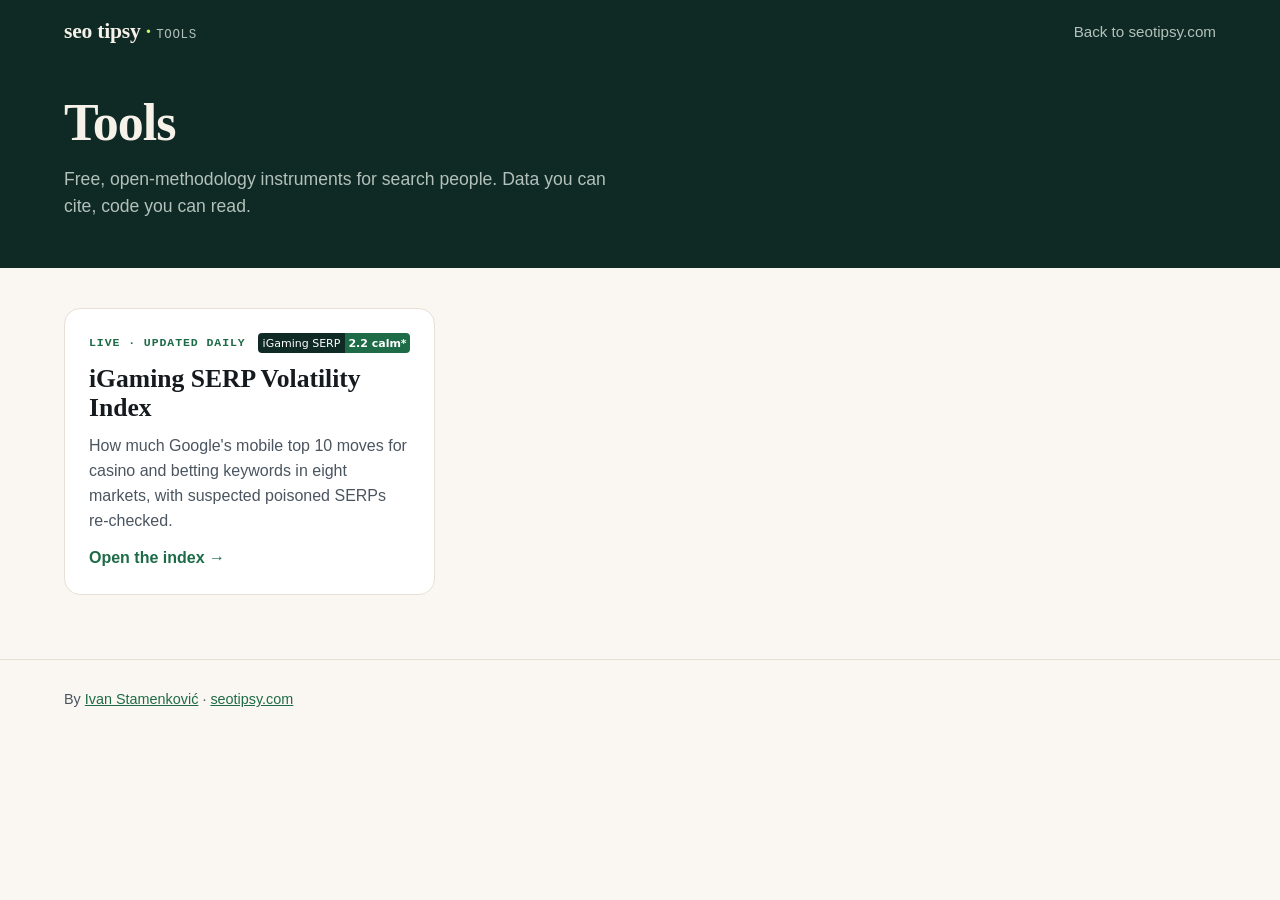
<file: site/index.html>
<!doctype html>
<html lang="en">
<head>
<meta charset="utf-8">
<meta name="viewport" content="width=device-width, initial-scale=1">
<title>Tools · SEO Tipsy</title>
<meta name="description" content="Free, open-methodology SEO instruments by SEO Tipsy, starting with the iGaming SERP Volatility Index.">
<link rel="canonical" href="https://tools.seotipsy.com/">
<link rel="icon" href="favicon.svg" type="image/svg+xml">
<meta name="theme-color" content="#0f2a24">
<link rel="stylesheet" href="igaming-serp-volatility/assets/style.css?v=2">
</head>
<body>
<header class="top">
  <div class="wrap top__in">
    <a class="brand" href="./">seo tipsy <span class="brand__dot">·</span> <span class="brand__tag">TOOLS</span></a>
    <nav class="top__nav" aria-label="Main"><a href="https://seotipsy.com/">Back to seotipsy.com</a></nav>
  </div>
</header>
<section class="hero page-hero">
  <div class="wrap">
    <h1>Tools</h1>
    <p class="lede" style="margin-top:12px">Free, open-methodology instruments for search people. Data you can cite, code you can read.</p>
  </div>
</section>
<main class="wrap">
  <div class="tools">
    <a class="tool" href="igaming-serp-volatility/">
      <span style="display:flex;justify-content:space-between;align-items:center;gap:12px">
        <span class="label">Live · updated daily</span>
        <img src="igaming-serp-volatility/badge/global.svg" alt="" height="20">
      </span>
      <h2>iGaming SERP Volatility Index</h2>
      <p>How much Google's mobile top 10 moves for casino and betting keywords in eight markets, with suspected poisoned SERPs re-checked.</p>
      <span style="font-weight:600;color:var(--accent)">Open the index →</span>
    </a>
  </div>
</main>
<footer class="foot">
  <div class="foot__in" style="max-width:1200px;margin:0 auto"><span>By <a href="https://seotipsy.com/about/">Ivan Stamenković</a> · <a href="https://seotipsy.com/">seotipsy.com</a></span></div>
</footer>
</body>
</html>
</file>
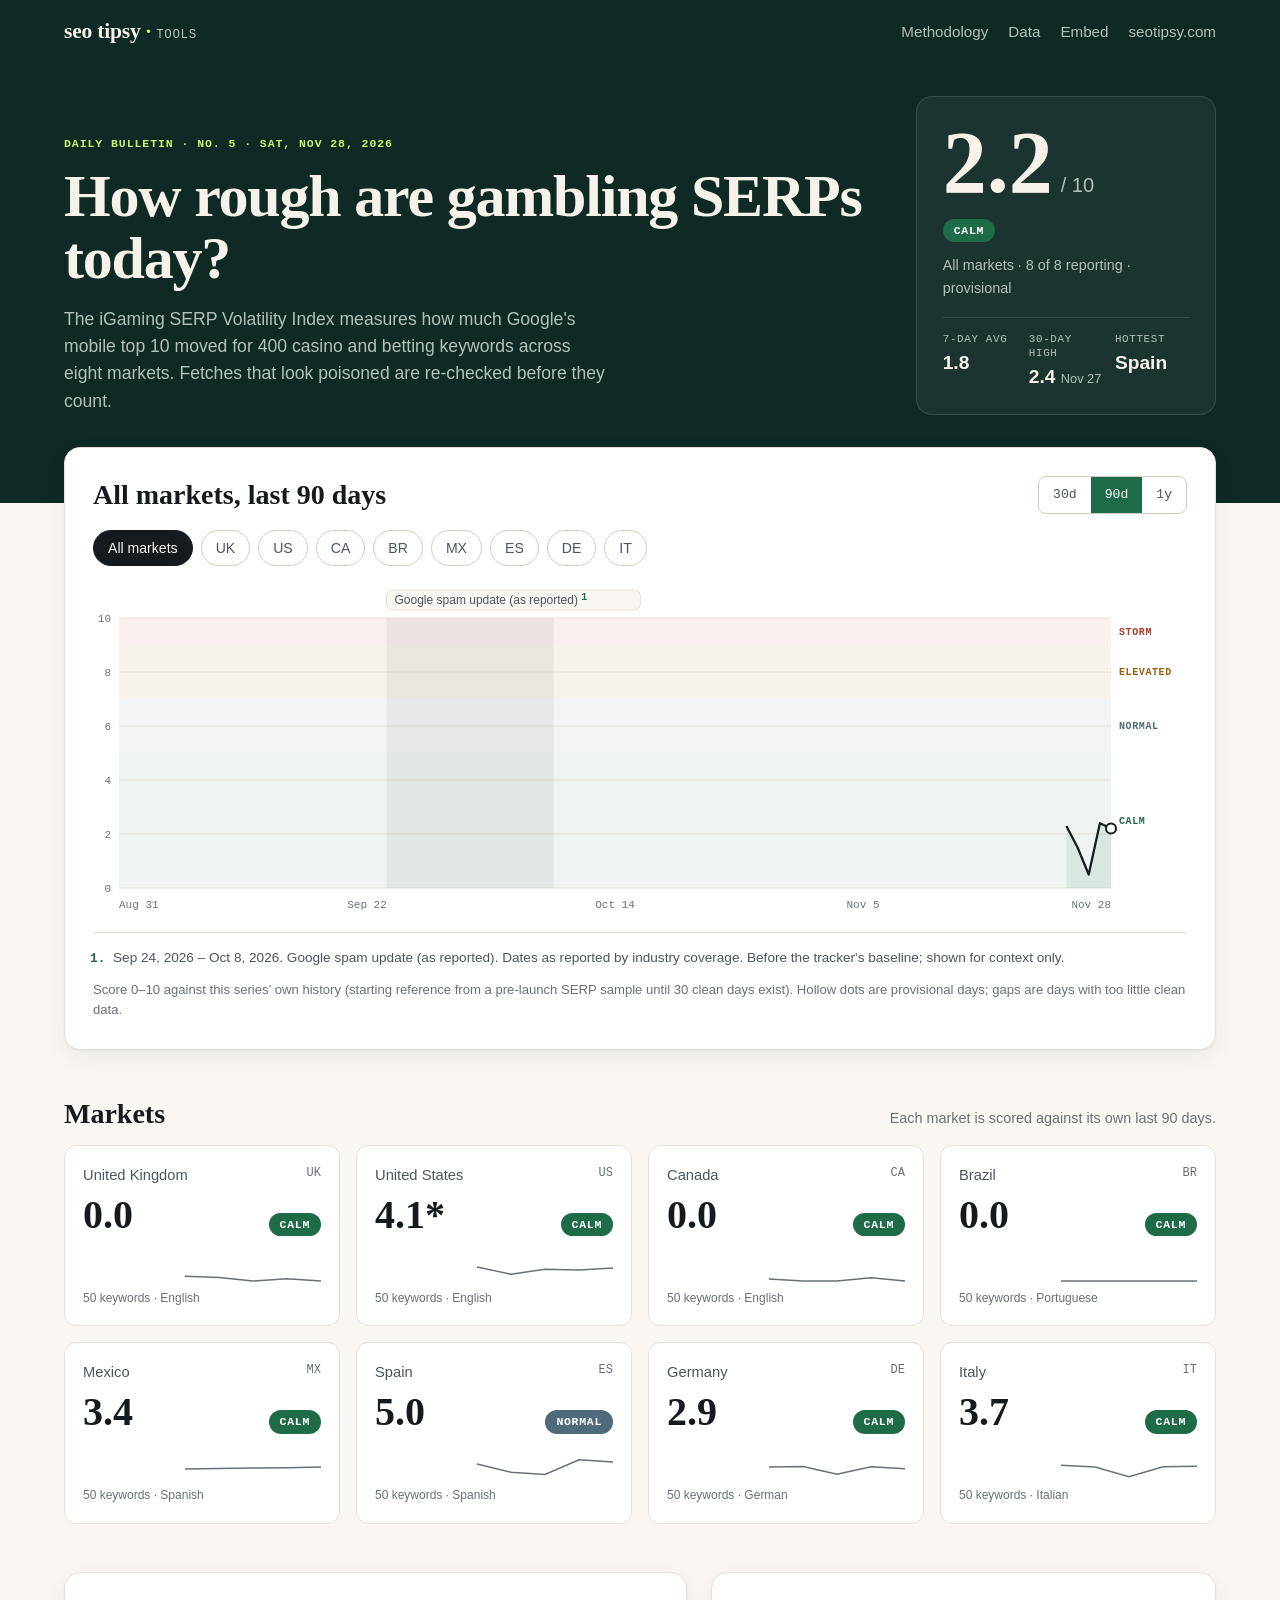
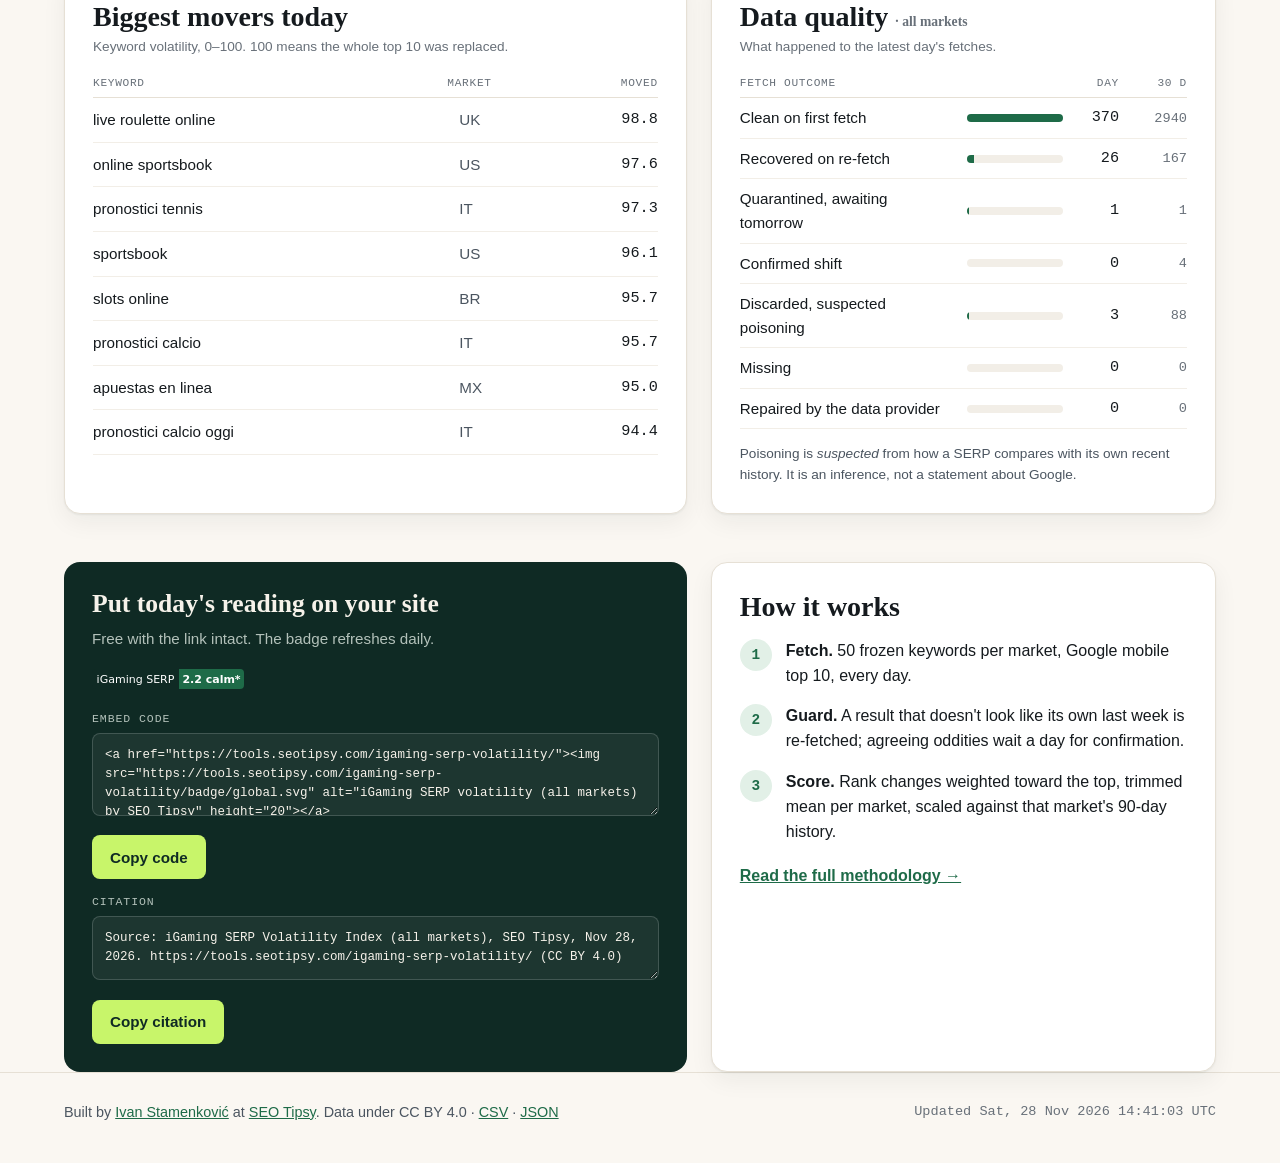
<file: site/igaming-serp-volatility/index.html>
<!doctype html>
<html lang="en">
<head>
<meta charset="utf-8">
<meta name="viewport" content="width=device-width, initial-scale=1">
<title>iGaming SERP Volatility Index · SEO Tipsy Tools</title>
<meta name="description" content="Daily Google mobile top-10 volatility for 400 casino and sports betting keywords across eight markets, with suspected poisoned results re-checked. Free embeddable badge and open data.">
<link rel="canonical" href="https://tools.seotipsy.com/igaming-serp-volatility/">
<link rel="icon" href="favicon.svg" type="image/svg+xml">
<meta property="og:title" content="iGaming SERP Volatility Index">
<meta property="og:description" content="How rough are gambling SERPs today? A daily index across eight markets.">
<meta property="og:type" content="website">
<meta property="og:url" content="https://tools.seotipsy.com/igaming-serp-volatility/">
<meta name="theme-color" content="#0f2a24">
<link rel="stylesheet" href="assets/style.css?v=2">
<script type="application/ld+json">
{"@context":"https://schema.org","@type":"Dataset","name":"iGaming SERP Volatility Index",
 "description":"Daily volatility of Google mobile top-10 organic results for a fixed basket of gambling keywords per market, after re-checking suspected poisoned SERPs.",
 "url":"https://tools.seotipsy.com/igaming-serp-volatility/","license":"https://creativecommons.org/licenses/by/4.0/",
 "creator":{"@type":"Person","name":"Ivan Stamenković","url":"https://seotipsy.com/about/"},
 "isAccessibleForFree":true,
 "distribution":[{"@type":"DataDownload","encodingFormat":"text/csv","contentUrl":"https://tools.seotipsy.com/igaming-serp-volatility/data/index.csv"},
                 {"@type":"DataDownload","encodingFormat":"application/json","contentUrl":"https://tools.seotipsy.com/igaming-serp-volatility/data/summary.json"}]}
</script>
</head>
<body>
<header class="top">
  <div class="wrap top__in">
    <a class="brand" href="../">seo tipsy <span class="brand__dot">·</span> <span class="brand__tag">TOOLS</span></a>
    <nav class="top__nav" aria-label="Main">
      <a href="methodology/">Methodology</a>
      <a href="data/index.csv">Data</a>
      <a href="#embed">Embed</a>
      <a href="https://seotipsy.com/">seotipsy.com</a>
    </nav>
  </div>
</header>

<section class="hero">
  <div class="wrap hero__in">
    <div class="hero__text">
      <p class="label" id="bulletin">Daily bulletin</p>
      <h1>How rough are gambling SERPs today?</h1>
      <p class="lede">The iGaming SERP Volatility Index measures how much Google's mobile top 10 moved for 400 casino and betting keywords across eight markets. Fetches that look poisoned are re-checked before they count.</p>
    </div>
    <div class="reading" aria-live="polite">
      <div class="reading__num"><b id="hero-num">–</b><span>/ 10</span></div>
      <div class="reading__row"><span class="chip" id="hero-band">loading</span><span id="hero-meta"></span></div>
      <div class="reading__stats">
        <div><p class="label">7-day avg</p><div id="stat-avg">–</div></div>
        <div><p class="label">30-day high</p><div id="stat-high">–</div></div>
        <div><p class="label">Hottest</p><div id="stat-hot">–</div></div>
      </div>
    </div>
  </div>
</section>

<main class="wrap">
  <section class="panel panel--lift" aria-labelledby="chart-title">
    <div class="panel__head">
      <h2 id="chart-title">All markets, last 90 days</h2>
      <div class="seg" role="tablist" aria-label="Time range">
        <button role="tab" data-range="30">30d</button>
        <button role="tab" data-range="90" aria-selected="true">90d</button>
        <button role="tab" data-range="365">1y</button>
      </div>
    </div>
    <div class="chips" id="series-chips" role="tablist" aria-label="Market"></div>
    <div class="chart" id="chart"></div>
    <ol class="notes" id="notes" hidden></ol>
    <p class="legend" id="legend"></p>
  </section>

  <section class="section" aria-labelledby="markets-title">
    <div class="section-head">
      <h2 id="markets-title">Markets</h2>
      <p>Each market is scored against its own last 90 days.</p>
    </div>
    <div class="grid" id="market-grid"></div>
  </section>

  <section class="section row">
    <div class="panel wide">
      <h2 class="h3">Biggest movers today</h2>
      <p class="muted small" style="margin:0 0 12px">Keyword volatility, 0–100. 100 means the whole top 10 was replaced.</p>
      <table class="movers">
        <thead><tr><th scope="col">Keyword</th><th scope="col">Market</th><th scope="col" class="num">Moved</th></tr></thead>
        <tbody id="movers"></tbody>
      </table>
    </div>
    <div class="panel">
      <h2 class="h3">Data quality <span class="muted small" id="quality-for"></span></h2>
      <p class="muted small" style="margin:0 0 12px">What happened to the latest day's fetches.</p>
      <ul class="quality" id="quality"></ul>
      <p class="caveat">Poisoning is <em>suspected</em> from how a SERP compares with its own recent history. It is an inference, not a statement about Google.</p>
    </div>
  </section>

  <section class="section row" id="embed">
    <div class="embed wide">
      <h2>Put today's reading on your site</h2>
      <p>Free with the link intact. The badge refreshes daily.</p>
      <div class="embed__preview" id="embed-preview"></div>
      <label class="label" for="embed-code">Embed code</label>
      <textarea id="embed-code" readonly rows="3" spellcheck="false"></textarea>
      <button class="btn-lime" id="copy-embed" type="button">Copy code</button>
      <label class="label" for="cite">Citation</label>
      <textarea id="cite" readonly rows="2" spellcheck="false"></textarea>
      <button class="btn-lime" id="copy-cite" type="button">Copy citation</button>
    </div>
    <div class="panel how">
      <h2 class="h3">How it works</h2>
      <ol>
        <li><span>1</span><div><strong>Fetch.</strong> 50 frozen keywords per market, Google mobile top 10, every day.</div></li>
        <li><span>2</span><div><strong>Guard.</strong> A result that doesn't look like its own last week is re-fetched; agreeing oddities wait a day for confirmation.</div></li>
        <li><span>3</span><div><strong>Score.</strong> Rank changes weighted toward the top, trimmed mean per market, scaled against that market's 90-day history.</div></li>
      </ol>
      <a class="more" href="methodology/">Read the full methodology →</a>
    </div>
  </section>
</main>

<footer class="foot">
  <div class="foot__in" style="max-width:1200px;margin:0 auto">
    <span>Built by <a href="https://seotipsy.com/about/">Ivan Stamenković</a> at <a href="https://seotipsy.com/">SEO Tipsy</a>. Data under CC BY 4.0 · <a href="data/index.csv">CSV</a> · <a href="data/summary.json">JSON</a></span>
    <span class="mono small muted" id="generated"></span>
  </div>
</footer>
<script src="assets/app.js?v=5" defer></script>
</body>
</html>
</file>
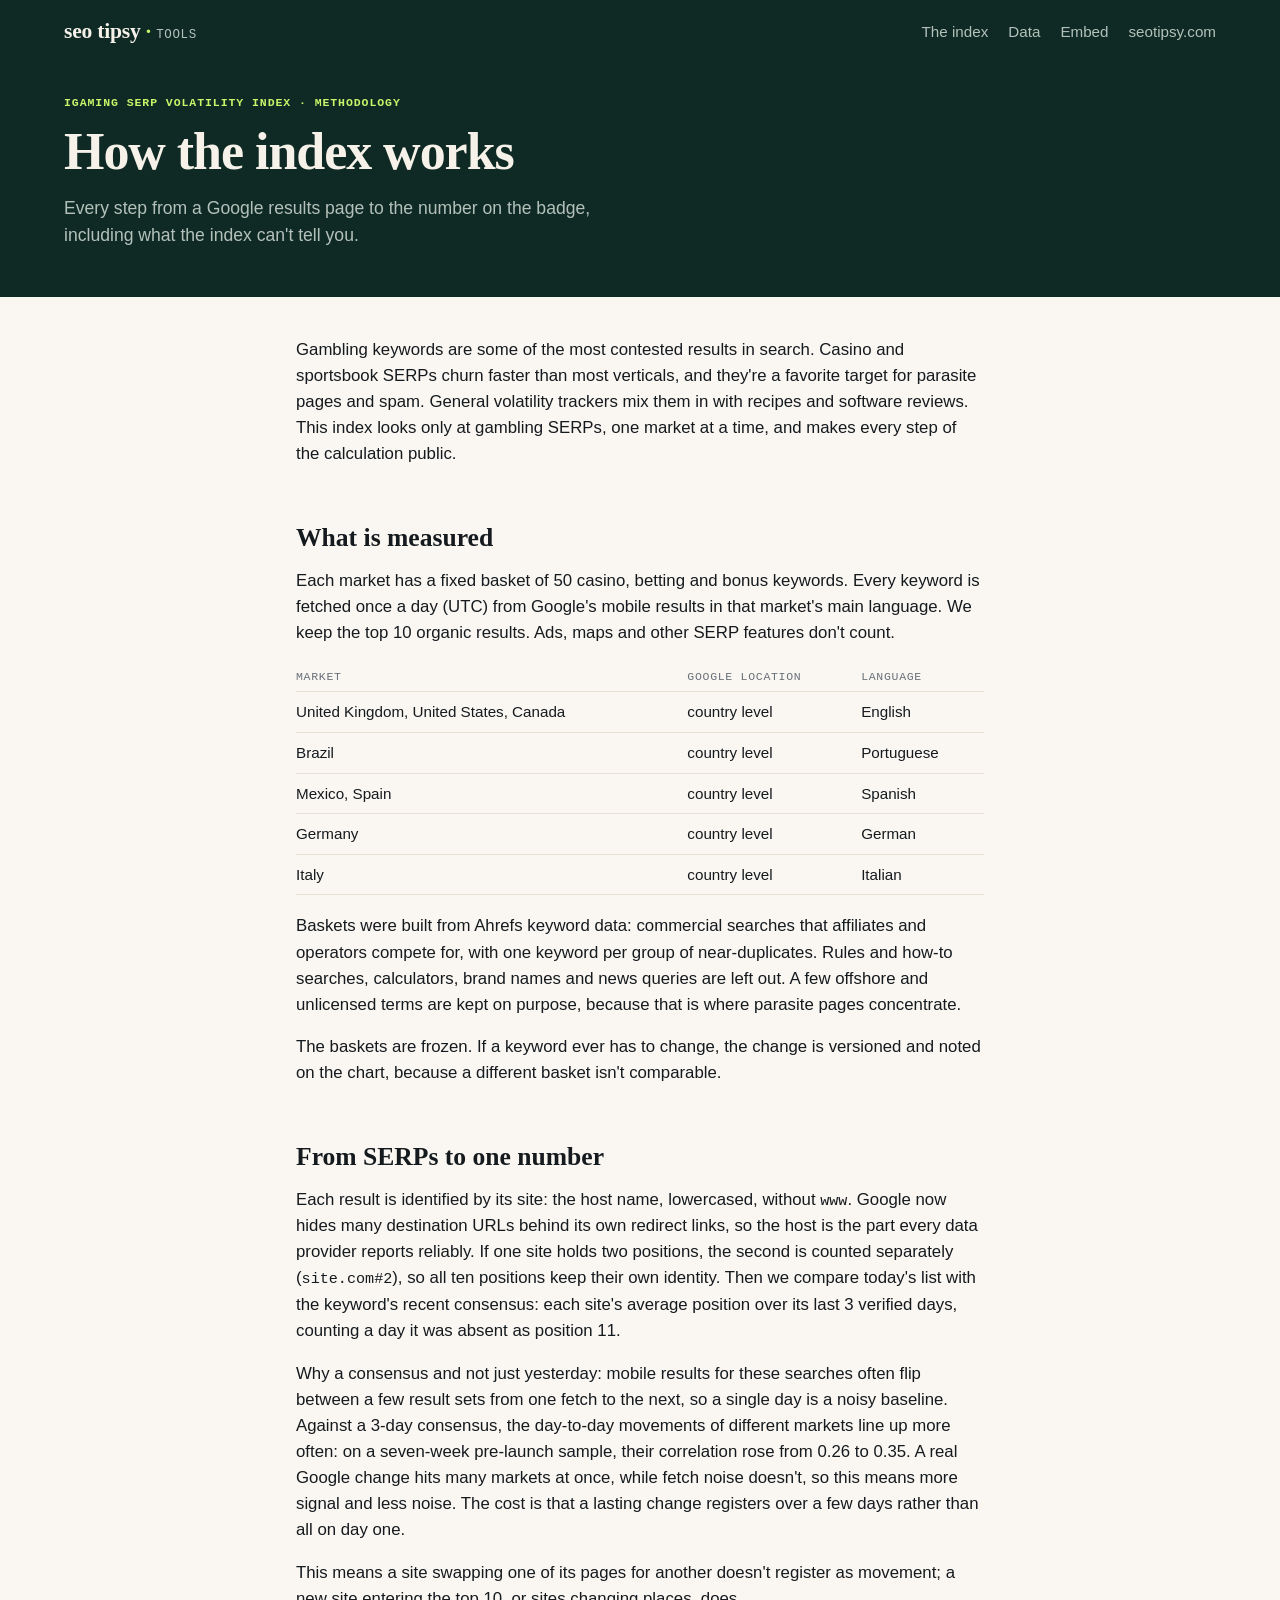
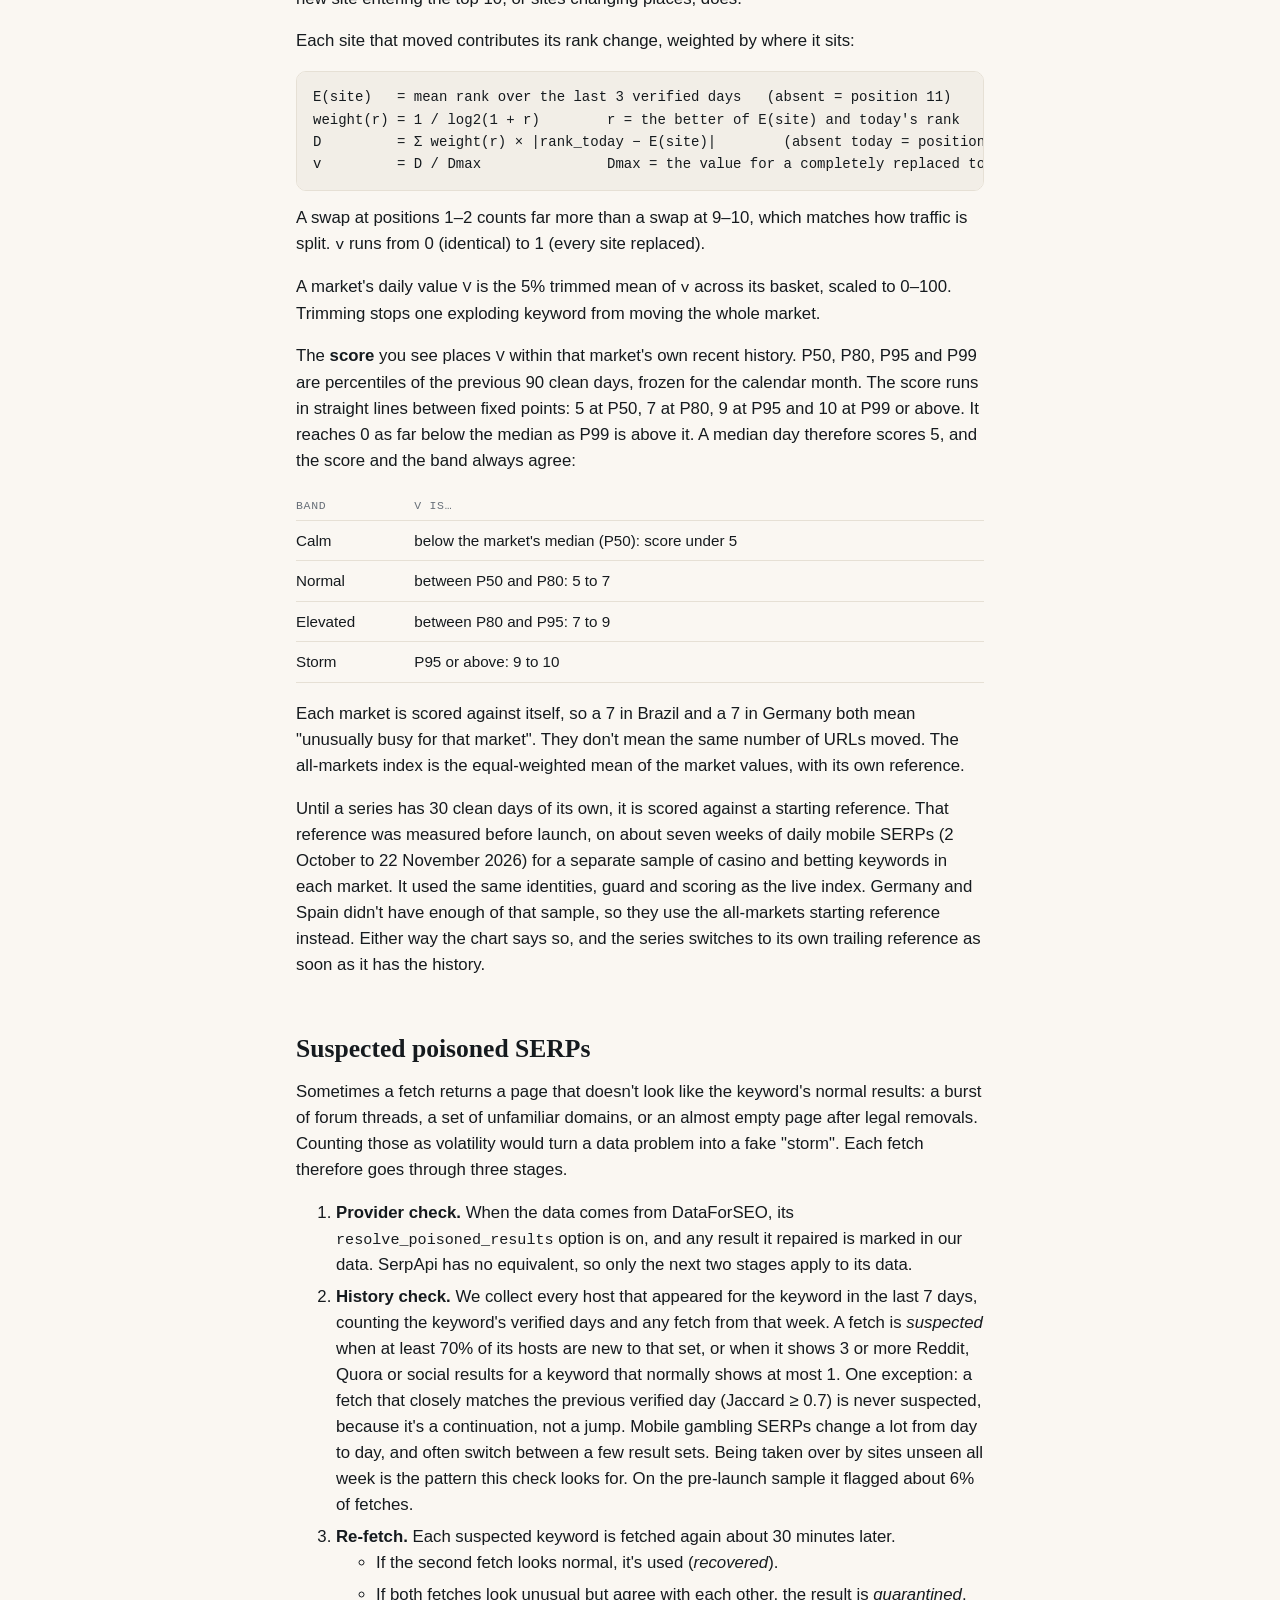
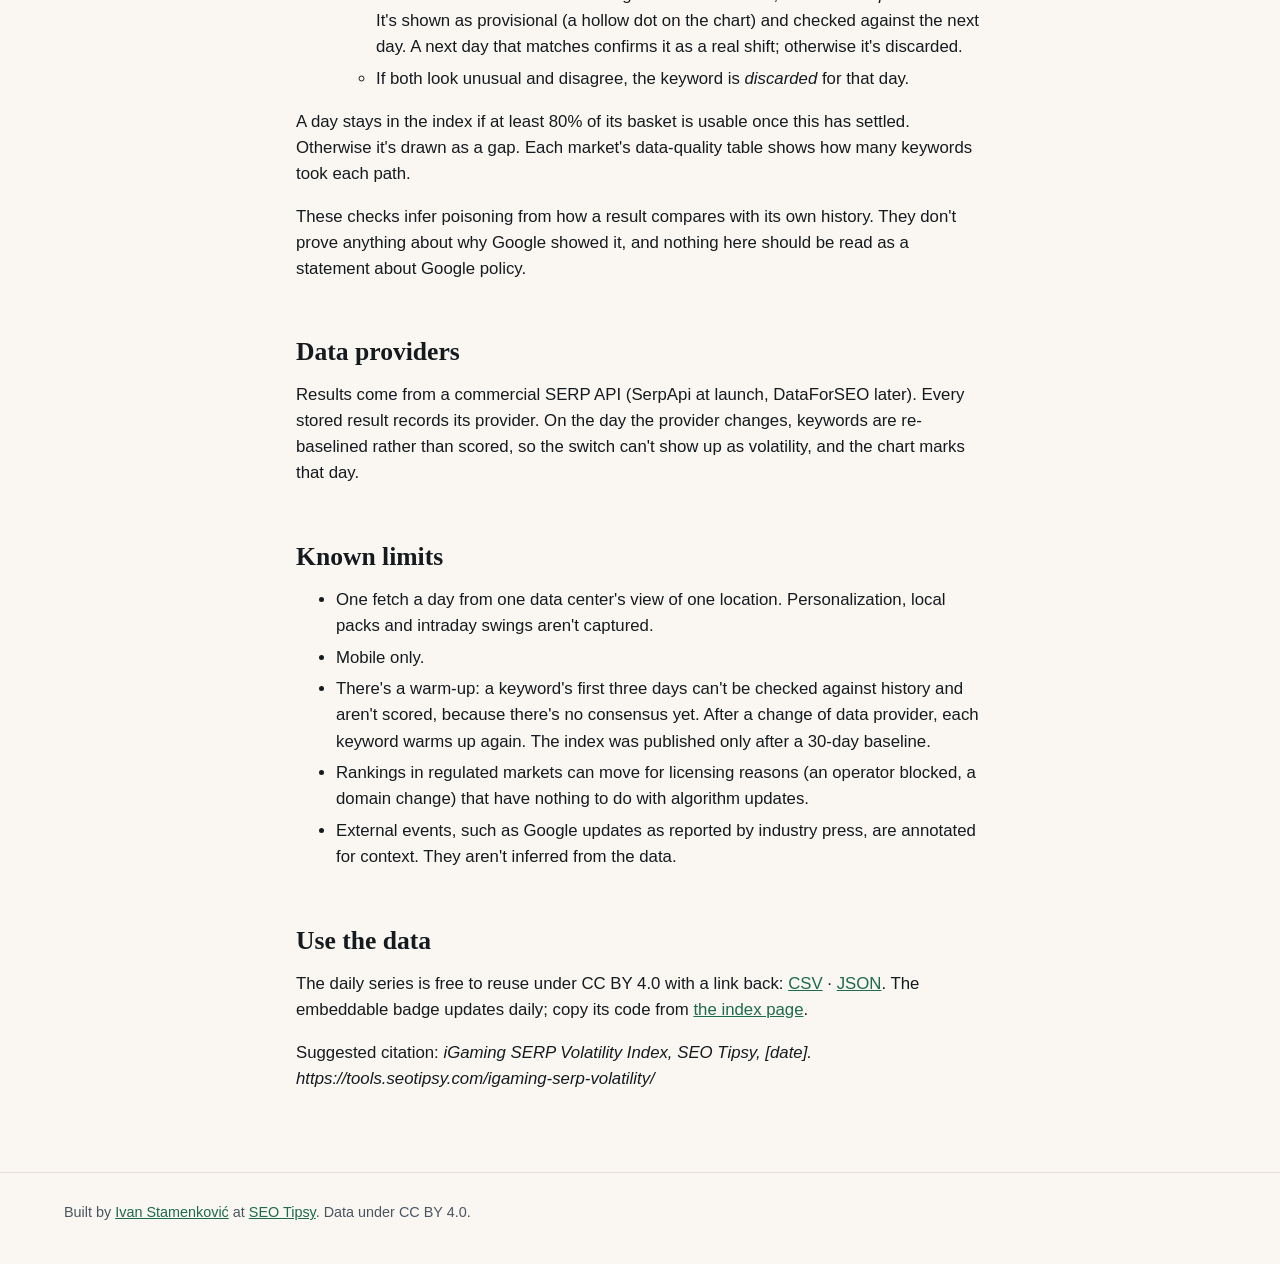
<file: site/igaming-serp-volatility/methodology/index.html>
<!doctype html>
<html lang="en">
<head>
<meta charset="utf-8">
<meta name="viewport" content="width=device-width, initial-scale=1">
<title>Methodology · iGaming SERP Volatility Index</title>
<meta name="description" content="How the iGaming SERP Volatility Index is calculated: the keyword baskets, the rank-change score, the per-market reference, and how suspected poisoned SERPs are re-checked.">
<link rel="canonical" href="https://tools.seotipsy.com/igaming-serp-volatility/methodology/">
<link rel="icon" href="../favicon.svg" type="image/svg+xml">
<meta property="og:title" content="How the iGaming SERP Volatility Index works">
<meta property="og:type" content="article">
<meta property="og:url" content="https://tools.seotipsy.com/igaming-serp-volatility/methodology/">
<meta name="theme-color" content="#0f2a24">
<link rel="stylesheet" href="../assets/style.css?v=2">
<script type="application/ld+json">
{"@context":"https://schema.org","@type":"TechArticle","headline":"How the iGaming SERP Volatility Index works",
 "url":"https://tools.seotipsy.com/igaming-serp-volatility/methodology/",
 "author":{"@type":"Person","name":"Ivan Stamenković","url":"https://seotipsy.com/about/"},
 "publisher":{"@type":"Organization","name":"SEO Tipsy","url":"https://seotipsy.com/"},
 "about":{"@type":"Dataset","name":"iGaming SERP Volatility Index","url":"https://tools.seotipsy.com/igaming-serp-volatility/"}}
</script>
</head>
<body>
<header class="top">
  <div class="wrap top__in">
    <a class="brand" href="../../">seo tipsy <span class="brand__dot">·</span> <span class="brand__tag">TOOLS</span></a>
    <nav class="top__nav" aria-label="Main">
      <a href="../">The index</a>
      <a href="../data/index.csv">Data</a>
      <a href="../#embed">Embed</a>
      <a href="https://seotipsy.com/">seotipsy.com</a>
    </nav>
  </div>
</header>
<section class="hero page-hero" style="padding-bottom:48px">
  <div class="wrap">
    <p class="label">iGaming SERP Volatility Index · Methodology</p>
    <h1>How the index works</h1>
    <p class="lede" style="margin-top:14px">Every step from a Google results page to the number on the badge, including what the index can't tell you.</p>
  </div>
</section>

<article class="prose">
  <p>Gambling keywords are some of the most contested results in search. Casino and sportsbook SERPs churn faster than most verticals, and they're a favorite target for parasite pages and spam. General volatility trackers mix them in with recipes and software reviews. This index looks only at gambling SERPs, one market at a time, and makes every step of the calculation public.</p>

  <h2 id="measured">What is measured</h2>
  <p>Each market has a fixed basket of 50 casino, betting and bonus keywords. Every keyword is fetched once a day (UTC) from Google's mobile results in that market's main language. We keep the top 10 organic results. Ads, maps and other SERP features don't count.</p>
  <table>
    <thead><tr><th scope="col">Market</th><th scope="col">Google location</th><th scope="col">Language</th></tr></thead>
    <tbody>
      <tr><td>United Kingdom, United States, Canada</td><td>country level</td><td>English</td></tr>
      <tr><td>Brazil</td><td>country level</td><td>Portuguese</td></tr>
      <tr><td>Mexico, Spain</td><td>country level</td><td>Spanish</td></tr>
      <tr><td>Germany</td><td>country level</td><td>German</td></tr>
      <tr><td>Italy</td><td>country level</td><td>Italian</td></tr>
    </tbody>
  </table>
  <p>Baskets were built from Ahrefs keyword data: commercial searches that affiliates and operators compete for, with one keyword per group of near-duplicates. Rules and how-to searches, calculators, brand names and news queries are left out. A few offshore and unlicensed terms are kept on purpose, because that is where parasite pages concentrate.</p>
  <p>The baskets are frozen. If a keyword ever has to change, the change is versioned and noted on the chart, because a different basket isn't comparable.</p>

  <h2 id="score">From SERPs to one number</h2>
  <p>Each result is identified by its site: the host name, lowercased, without <code>www</code>. Google now hides many destination URLs behind its own redirect links, so the host is the part every data provider reports reliably. If one site holds two positions, the second is counted separately (<code>site.com#2</code>), so all ten positions keep their own identity. Then we compare today's list with the keyword's recent consensus: each site's average position over its last 3 verified days, counting a day it was absent as position 11.</p>
  <p>Why a consensus and not just yesterday: mobile results for these searches often flip between a few result sets from one fetch to the next, so a single day is a noisy baseline. Against a 3-day consensus, the day-to-day movements of different markets line up more often: on a seven-week pre-launch sample, their correlation rose from 0.26 to 0.35. A real Google change hits many markets at once, while fetch noise doesn't, so this means more signal and less noise. The cost is that a lasting change registers over a few days rather than all on day one.</p>
  <p>This means a site swapping one of its pages for another doesn't register as movement; a new site entering the top 10, or sites changing places, does.</p>
  <p>Each site that moved contributes its rank change, weighted by where it sits:</p>
<pre>E(site)   = mean rank over the last 3 verified days   (absent = position 11)
weight(r) = 1 / log2(1 + r)        r = the better of E(site) and today's rank
D         = Σ weight(r) × |rank_today − E(site)|        (absent today = position 11)
v         = D / Dmax               Dmax = the value for a completely replaced top 10</pre>
  <p>A swap at positions 1–2 counts far more than a swap at 9–10, which matches how traffic is split. <code>v</code> runs from 0 (identical) to 1 (every site replaced).</p>
  <p>A market's daily value <code>V</code> is the 5% trimmed mean of <code>v</code> across its basket, scaled to 0–100. Trimming stops one exploding keyword from moving the whole market.</p>
  <p>The <strong>score</strong> you see places <code>V</code> within that market's own recent history. P50, P80, P95 and P99 are percentiles of the previous 90 clean days, frozen for the calendar month. The score runs in straight lines between fixed points: 5 at P50, 7 at P80, 9 at P95 and 10 at P99 or above. It reaches 0 as far below the median as P99 is above it. A median day therefore scores 5, and the score and the band always agree:</p>
  <table>
    <thead><tr><th scope="col">Band</th><th scope="col">V is…</th></tr></thead>
    <tbody>
      <tr><td>Calm</td><td>below the market's median (P50): score under 5</td></tr>
      <tr><td>Normal</td><td>between P50 and P80: 5 to 7</td></tr>
      <tr><td>Elevated</td><td>between P80 and P95: 7 to 9</td></tr>
      <tr><td>Storm</td><td>P95 or above: 9 to 10</td></tr>
    </tbody>
  </table>
  <p>Each market is scored against itself, so a 7 in Brazil and a 7 in Germany both mean "unusually busy for that market". They don't mean the same number of URLs moved. The all-markets index is the equal-weighted mean of the market values, with its own reference.</p>
  <p>Until a series has 30 clean days of its own, it is scored against a starting reference. That reference was measured before launch, on about seven weeks of daily mobile SERPs (2 October to 22 November 2026) for a separate sample of casino and betting keywords in each market. It used the same identities, guard and scoring as the live index. Germany and Spain didn't have enough of that sample, so they use the all-markets starting reference instead. Either way the chart says so, and the series switches to its own trailing reference as soon as it has the history.</p>

  <h2 id="poisoning">Suspected poisoned SERPs</h2>
  <p>Sometimes a fetch returns a page that doesn't look like the keyword's normal results: a burst of forum threads, a set of unfamiliar domains, or an almost empty page after legal removals. Counting those as volatility would turn a data problem into a fake "storm". Each fetch therefore goes through three stages.</p>
  <ol>
    <li><strong>Provider check.</strong> When the data comes from DataForSEO, its <code>resolve_poisoned_results</code> option is on, and any result it repaired is marked in our data. SerpApi has no equivalent, so only the next two stages apply to its data.</li>
    <li><strong>History check.</strong> We collect every host that appeared for the keyword in the last 7 days, counting the keyword's verified days and any fetch from that week. A fetch is <em>suspected</em> when at least 70% of its hosts are new to that set, or when it shows 3 or more Reddit, Quora or social results for a keyword that normally shows at most 1. One exception: a fetch that closely matches the previous verified day (Jaccard ≥ 0.7) is never suspected, because it's a continuation, not a jump. Mobile gambling SERPs change a lot from day to day, and often switch between a few result sets. Being taken over by sites unseen all week is the pattern this check looks for. On the pre-launch sample it flagged about 6% of fetches.</li>
    <li><strong>Re-fetch.</strong> Each suspected keyword is fetched again about 30 minutes later.
      <ul>
        <li>If the second fetch looks normal, it's used (<em>recovered</em>).</li>
        <li>If both fetches look unusual but agree with each other, the result is <em>quarantined</em>. It's shown as provisional (a hollow dot on the chart) and checked against the next day. A next day that matches confirms it as a real shift; otherwise it's discarded.</li>
        <li>If both look unusual and disagree, the keyword is <em>discarded</em> for that day.</li>
      </ul>
    </li>
  </ol>
  <p>A day stays in the index if at least 80% of its basket is usable once this has settled. Otherwise it's drawn as a gap. Each market's data-quality table shows how many keywords took each path.</p>
  <p>These checks infer poisoning from how a result compares with its own history. They don't prove anything about why Google showed it, and nothing here should be read as a statement about Google policy.</p>

  <h2 id="providers">Data providers</h2>
  <p>Results come from a commercial SERP API (SerpApi at launch, DataForSEO later). Every stored result records its provider. On the day the provider changes, keywords are re-baselined rather than scored, so the switch can't show up as volatility, and the chart marks that day.</p>

  <h2 id="limits">Known limits</h2>
  <ul>
    <li>One fetch a day from one data center's view of one location. Personalization, local packs and intraday swings aren't captured.</li>
    <li>Mobile only.</li>
    <li>There's a warm-up: a keyword's first three days can't be checked against history and aren't scored, because there's no consensus yet. After a change of data provider, each keyword warms up again. The index was published only after a 30-day baseline.</li>
    <li>Rankings in regulated markets can move for licensing reasons (an operator blocked, a domain change) that have nothing to do with algorithm updates.</li>
    <li>External events, such as Google updates as reported by industry press, are annotated for context. They aren't inferred from the data.</li>
  </ul>

  <h2 id="data">Use the data</h2>
  <p>The daily series is free to reuse under CC BY 4.0 with a link back: <a href="../data/index.csv">CSV</a> · <a href="../data/summary.json">JSON</a>. The embeddable badge updates daily; copy its code from <a href="../#embed">the index page</a>.</p>
  <p>Suggested citation: <em>iGaming SERP Volatility Index, SEO Tipsy, [date]. https://tools.seotipsy.com/igaming-serp-volatility/</em></p>
</article>

<footer class="foot">
  <div class="foot__in" style="max-width:1200px;margin:0 auto">
    <span>Built by <a href="https://seotipsy.com/about/">Ivan Stamenković</a> at <a href="https://seotipsy.com/">SEO Tipsy</a>. Data under CC BY 4.0.</span>
  </div>
</footer>
</body>
</html>
</file>
<file: site/igaming-serp-volatility/assets/style.css>
/* iGaming SERP Volatility Index · design A "Field notes" · seotipsy tokens, system font stacks, no external requests */
:root {
  --bg: #faf7f2; --surface: #ffffff; --surface-2: #f2eee7;
  --ink: #151a1e; --ink-2: #4b5560; --ink-3: #687079;
  --border: #e6e0d5; --border-2: #d4ccbe;
  --hero: #0f2a24; --hero-2: #0b1f1a; --hero-ink: #f6f2ea; --hero-muted: #b3c1ba; --hero-line: rgba(255,255,255,.12);
  --accent: #1e6b48; --accent-hover: #175538; --accent-soft: #e2f0e7; --lime: #c8f56a;
  --calm: #1e6b48; --normal: #4f6b7a; --elevated: #94600a; --storm: #b3372f;
  --line: #151a1e; --area: rgba(30,107,72,.10); --ann: rgba(21,26,30,.06);
  --serif: "Iowan Old Style", "Palatino Linotype", "Book Antiqua", Palatino, Georgia, "Times New Roman", serif;
  --sans: -apple-system, BlinkMacSystemFont, "Segoe UI", Roboto, Inter, "Helvetica Neue", Arial, sans-serif;
  --mono: ui-monospace, "SF Mono", Menlo, Consolas, "Liberation Mono", monospace;
  --shadow: 0 1px 2px rgba(20,26,30,.06), 0 8px 24px rgba(20,26,30,.06);
  color-scheme: light;
}
@media (prefers-color-scheme: dark) {
  :root {
    --bg: #0f1214; --surface: #171b1f; --surface-2: #1e2429;
    --ink: #ebe8e1; --ink-2: #b1b7bd; --ink-3: #8f979f;
    --border: #262c32; --border-2: #343c44;
    --hero: #0b1f1a; --hero-2: #08170f;
    --accent: #7fd1a1; --accent-hover: #9fe0b9; --accent-soft: #163126;
    --line: #ebe8e1; --area: rgba(127,209,161,.10); --ann: rgba(235,232,225,.07);
    --shadow: none;
    color-scheme: dark;
  }
}
* { box-sizing: border-box; }
html { -webkit-text-size-adjust: 100%; }
body { margin: 0; background: var(--bg); color: var(--ink); font: 16px/1.55 var(--sans); }
a { color: var(--accent); }
a:hover { color: var(--accent-hover); }
h1, h2, h3 { font-family: var(--serif); font-weight: 600; line-height: 1.12; margin: 0; }
.wrap { max-width: 1200px; margin: 0 auto; padding: 0 16px; }
@media (min-width: 720px) { .wrap { padding: 0 24px; } }
.mono { font-family: var(--mono); }
.muted { color: var(--ink-3); }
.small { font-size: .85rem; }
.sr { position: absolute; width: 1px; height: 1px; overflow: hidden; clip: rect(0 0 0 0); white-space: nowrap; }
.label { font: 600 .72rem/1.3 var(--mono); letter-spacing: .08em; text-transform: uppercase; }

/* header + hero */
.top { background: var(--hero); color: var(--hero-ink); }
.top__in { min-height: 64px; display: flex; align-items: center; justify-content: space-between; gap: 8px 20px; flex-wrap: wrap; padding-top: 8px; padding-bottom: 8px; }
.brand { color: var(--hero-ink); text-decoration: none; font: 600 1.35rem/1 var(--serif); letter-spacing: -.01em; }
.brand:hover { color: var(--hero-ink); }
.brand__dot { color: var(--lime); }
.brand__tag { font: 500 .78rem var(--mono); letter-spacing: .05em; color: var(--hero-muted); }
.top__nav { display: flex; gap: 4px 20px; flex-wrap: wrap; }
.top__nav a { color: var(--hero-muted); text-decoration: none; font-size: .95rem; }
.top__nav a:hover { color: var(--lime); }
.hero { background: var(--hero); color: var(--hero-ink); padding: 32px 0 88px; }
.hero__in { display: flex; flex-wrap: wrap; gap: 32px 40px; align-items: flex-end; }
.hero__text { flex: 999 1 520px; min-width: 0; }
.hero .label { color: var(--lime); margin: 0 0 14px; }
.hero h1 { font-size: clamp(2.1rem, 5.2vw, 3.75rem); letter-spacing: -.02em; line-height: 1.03; margin-bottom: 16px; }
.lede { margin: 0; max-width: 56ch; font-size: 1.1rem; color: var(--hero-muted); }
.reading { flex: 1 1 300px; background: rgba(255,255,255,.05); border: 1px solid var(--hero-line); border-radius: 16px; padding: 22px 26px; }
.reading__num { display: flex; align-items: baseline; gap: 8px; }
.reading__num b { font: 600 clamp(4rem, 12vw, 5.5rem)/1 var(--serif); }
.reading__num span { color: var(--hero-muted); font-size: 1.25rem; }
.reading__row { display: flex; align-items: center; gap: 12px; flex-wrap: wrap; margin-top: 12px; font-size: .9rem; color: var(--hero-muted); }
.reading__stats { display: grid; grid-template-columns: repeat(3, minmax(0, 1fr)); gap: 12px; margin-top: 18px; padding-top: 14px; border-top: 1px solid var(--hero-line); }
.reading__stats .label { color: var(--hero-muted); font-weight: 500; letter-spacing: .06em; font-size: .68rem; margin: 0 0 2px; }
.reading__stats div > div { font-size: 1.2rem; font-weight: 600; }
.reading__stats small { font-size: .8rem; font-weight: 400; color: var(--hero-muted); }

.chip { display: inline-block; padding: 3px 11px; border-radius: 999px; font: 600 .72rem/1.5 var(--mono); letter-spacing: .06em; text-transform: uppercase; color: #fff; background: #687079; white-space: nowrap; }
.chip[data-band="calm"] { background: var(--calm); }
.chip[data-band="normal"] { background: var(--normal); }
.chip[data-band="elevated"] { background: var(--elevated); }
.chip[data-band="storm"] { background: var(--storm); }
@media (prefers-color-scheme: dark) { .chip[data-band="calm"] { background: #1e6b48; } }

/* panels */
main { padding-bottom: 64px; }
.panel { background: var(--surface); border: 1px solid var(--border); border-radius: 16px; padding: 22px; box-shadow: var(--shadow); min-width: 0; }
@media (min-width: 720px) { .panel { padding: 28px; } }
.panel--lift { margin-top: -56px; position: relative; }
.panel__head { display: flex; justify-content: space-between; align-items: center; gap: 12px; flex-wrap: wrap; }
.panel h2, .section-head h2 { font-size: 1.75rem; }
.h3 { font-size: 1.4rem; margin-bottom: 4px; }
.section { margin-top: 48px; }
.section-head { display: flex; justify-content: space-between; align-items: baseline; gap: 8px 16px; flex-wrap: wrap; margin-bottom: 16px; }
.section-head p { margin: 0; font-size: .9rem; color: var(--ink-3); }
.row { display: flex; flex-wrap: wrap; gap: 24px; }
.row > * { flex: 1 1 380px; }
.row > .wide { flex: 1.3 1 460px; }

.seg { display: inline-flex; border: 1px solid var(--border-2); border-radius: 8px; overflow: hidden; }
.seg button { background: none; border: 0; min-height: 36px; padding: 6px 14px; font: 500 .82rem var(--mono); color: var(--ink-2); cursor: pointer; }
.seg button[aria-selected="true"] { background: var(--accent); color: #fff; }
@media (prefers-color-scheme: dark) { .seg button[aria-selected="true"] { color: #0f1214; } }
.chips { display: flex; gap: 8px; overflow-x: auto; padding: 16px 0 18px; scrollbar-width: thin; }
.chips button { flex: none; min-height: 36px; border: 1px solid var(--border-2); background: var(--surface); color: var(--ink-2); border-radius: 999px; padding: 6px 14px; font: 500 .88rem var(--sans); cursor: pointer; }
.chips button[aria-selected="true"] { background: var(--ink); color: var(--bg); border-color: var(--ink); }

/* chart */
.chart { position: relative; }
.chart svg { display: block; width: 100%; height: auto; overflow: visible; }
.chart .axis text { fill: var(--ink-3); font: 11px var(--mono); }
.chart .grid line { stroke: var(--border); }
.chart .line { fill: none; stroke: var(--line); stroke-width: 2.25; stroke-linejoin: round; }
.chart .area { fill: var(--area); }
.chart .dot-prov { fill: var(--surface); stroke: var(--line); stroke-width: 1.5; }
.chart .today { fill: var(--surface); stroke: var(--line); stroke-width: 2; }
.chart .ann rect { fill: var(--ann); }
.chart .ann-tag rect { fill: var(--bg); stroke: var(--border); }
.chart .ann-tag text { fill: var(--ink-2); font: 12px var(--sans); }
.chart .ann-tag tspan { fill: var(--accent); font: 600 10px var(--mono); }
.chart .band-calm { fill: var(--calm); fill-opacity: .07; } .chart .band-normal { fill: var(--normal); fill-opacity: .07; }
.chart .band-elevated { fill: var(--elevated); fill-opacity: .08; } .chart .band-storm { fill: var(--storm); fill-opacity: .08; }
.chart .band-label { font: 600 10px var(--mono); letter-spacing: .06em; text-transform: uppercase; }
.chart .cursor { stroke: var(--ink-3); stroke-dasharray: 3 3; }
.tip { position: absolute; pointer-events: none; background: var(--ink); color: var(--bg); font: 12px/1.4 var(--sans); padding: 6px 9px; border-radius: 6px; white-space: nowrap; transform: translate(-50%, -115%); }
.notes { margin: 18px 0 0; padding: 14px 0 0 20px; border-top: 1px solid var(--border); font-size: .85rem; color: var(--ink-2); }
.notes li + li { margin-top: 4px; }
.notes li::marker { font: 600 .8rem var(--mono); color: var(--accent); }
.legend { margin: 12px 0 0; font-size: .82rem; color: var(--ink-3); }

/* markets */
.grid { display: grid; grid-template-columns: repeat(auto-fill, minmax(230px, 1fr)); gap: 16px; }
.card { display: block; text-align: left; width: 100%; background: var(--surface); border: 1px solid var(--border); border-radius: 12px; padding: 18px; color: var(--ink); font: inherit; cursor: pointer; }
.card:hover, .card[aria-pressed="true"] { border-color: var(--accent); }
.card__top { display: flex; justify-content: space-between; font-size: .92rem; color: var(--ink-2); }
.card__top .mono { font-size: .75rem; color: var(--ink-3); }
.card__mid { display: flex; align-items: baseline; justify-content: space-between; margin: 6px 0 10px; }
.card__score { font: 600 2.5rem/1.1 var(--serif); }
.card svg { display: block; width: 100%; height: 36px; }
.card svg path { fill: none; stroke: var(--ink-3); stroke-width: 1.5; }
.card__foot { font-size: .75rem; color: var(--ink-3); margin-top: 6px; }

/* tables */
.movers { width: 100%; border-collapse: collapse; font-size: .95rem; }
.movers th { text-align: left; padding: 8px 0; font: 500 .7rem var(--mono); letter-spacing: .06em; text-transform: uppercase; color: var(--ink-3); border-bottom: 1px solid var(--border); }
.movers td { padding: 10px 0; border-bottom: 1px solid var(--surface-2); vertical-align: top; }
.movers td:nth-child(2) { color: var(--ink-2); padding: 10px 12px; white-space: nowrap; }
.movers .num { text-align: right; font-family: var(--mono); white-space: nowrap; }
.quality { margin: 0; padding: 0; list-style: none; }
.quality li { display: flex; align-items: center; gap: 12px; padding: 8px 0; border-bottom: 1px solid var(--surface-2); font-size: .95rem; }
.quality .q-label { flex: 1 1 auto; }
.quality .q-bar { flex: 0 0 96px; height: 8px; background: var(--surface-2); border-radius: 4px; overflow: hidden; }
.quality .q-bar span { display: block; height: 100%; background: var(--accent); }
.quality .q-n { flex: 0 0 44px; text-align: right; font-family: var(--mono); }
.quality .q-30 { flex: 0 0 56px; text-align: right; font-family: var(--mono); color: var(--ink-3); font-size: .85rem; }
.quality .q-head { border-bottom: 1px solid var(--border); }
.quality .q-head span { font: 500 .7rem var(--mono); letter-spacing: .06em; text-transform: uppercase; color: var(--ink-3); }
.caveat { margin: 14px 0 0; font-size: .85rem; color: var(--ink-2); }

/* embed + how */
.embed { background: var(--hero); color: var(--hero-ink); border-radius: 16px; padding: 24px; }
@media (min-width: 720px) { .embed { padding: 28px; } }
.embed h2 { font-size: 1.6rem; margin-bottom: 8px; }
.embed p { margin: 0 0 18px; color: var(--hero-muted); font-size: .95rem; }
.embed .label { color: var(--hero-muted); display: block; margin: 16px 0 6px; font-weight: 500; }
.embed__preview { min-height: 22px; }
.embed textarea { width: 100%; background: rgba(255,255,255,.06); color: var(--hero-ink); border: 1px solid rgba(255,255,255,.16); border-radius: 8px; padding: 12px; font: 12.5px/1.5 var(--mono); resize: vertical; }
.btn-lime { margin-top: 12px; min-height: 44px; background: var(--lime); color: #0f2a24; border: 0; border-radius: 8px; padding: 10px 18px; font: 600 .95rem var(--sans); cursor: pointer; }
.btn-lime:hover { background: #d8fb8f; }
.how ol { list-style: none; margin: 16px 0 0; padding: 0; display: flex; flex-direction: column; gap: 16px; }
.how li { display: flex; gap: 14px; }
.how li > span { flex: 0 0 32px; height: 32px; border-radius: 50%; background: var(--accent-soft); color: var(--accent); font: 600 .9rem var(--mono); display: flex; align-items: center; justify-content: center; }
.how .more { display: inline-block; margin-top: 20px; font-weight: 600; }

.foot { border-top: 1px solid var(--border); }
.foot__in { padding: 28px 16px 40px; display: flex; justify-content: space-between; gap: 12px 24px; flex-wrap: wrap; font-size: .9rem; color: var(--ink-2); }
@media (min-width: 720px) { .foot__in { padding: 28px 24px 40px; } }

/* long-form pages (methodology, tools index) */
.page-hero { padding: 32px 0 48px; }
.page-hero h1 { font-size: clamp(2rem, 4.6vw, 3.25rem); letter-spacing: -.02em; }
.prose { max-width: 720px; margin: 0 auto; padding: 40px 16px 64px; font-size: 1.05rem; }
.prose h2 { font-size: 1.6rem; margin: 2.2em 0 .6em; }
.prose p, .prose ul, .prose ol { margin: 0 0 1em; }
.prose li + li { margin-top: .35em; }
.prose pre { background: var(--surface-2); border: 1px solid var(--border); border-radius: 10px; padding: 14px 16px; overflow-x: auto; font: 14px/1.6 var(--mono); }
.prose code { font-family: var(--mono); font-size: .9em; }
.prose table { width: 100%; border-collapse: collapse; margin: 0 0 1.2em; font-size: .95rem; }
.prose th, .prose td { text-align: left; padding: 8px 10px 8px 0; border-bottom: 1px solid var(--border); vertical-align: top; }
.prose th { font: 500 .72rem var(--mono); letter-spacing: .06em; text-transform: uppercase; color: var(--ink-3); }
.tools { display: grid; grid-template-columns: repeat(auto-fill, minmax(300px, 1fr)); gap: 20px; padding: 40px 0 64px; }
.tool { background: var(--surface); border: 1px solid var(--border); border-radius: 16px; padding: 24px; color: var(--ink); text-decoration: none; display: flex; flex-direction: column; gap: 12px; }
.tool:hover { border-color: var(--accent); color: var(--ink); }
.tool h2 { font-size: 1.6rem; }
.tool p { margin: 0; color: var(--ink-2); }
.tool .label { color: var(--accent); }
</file>
